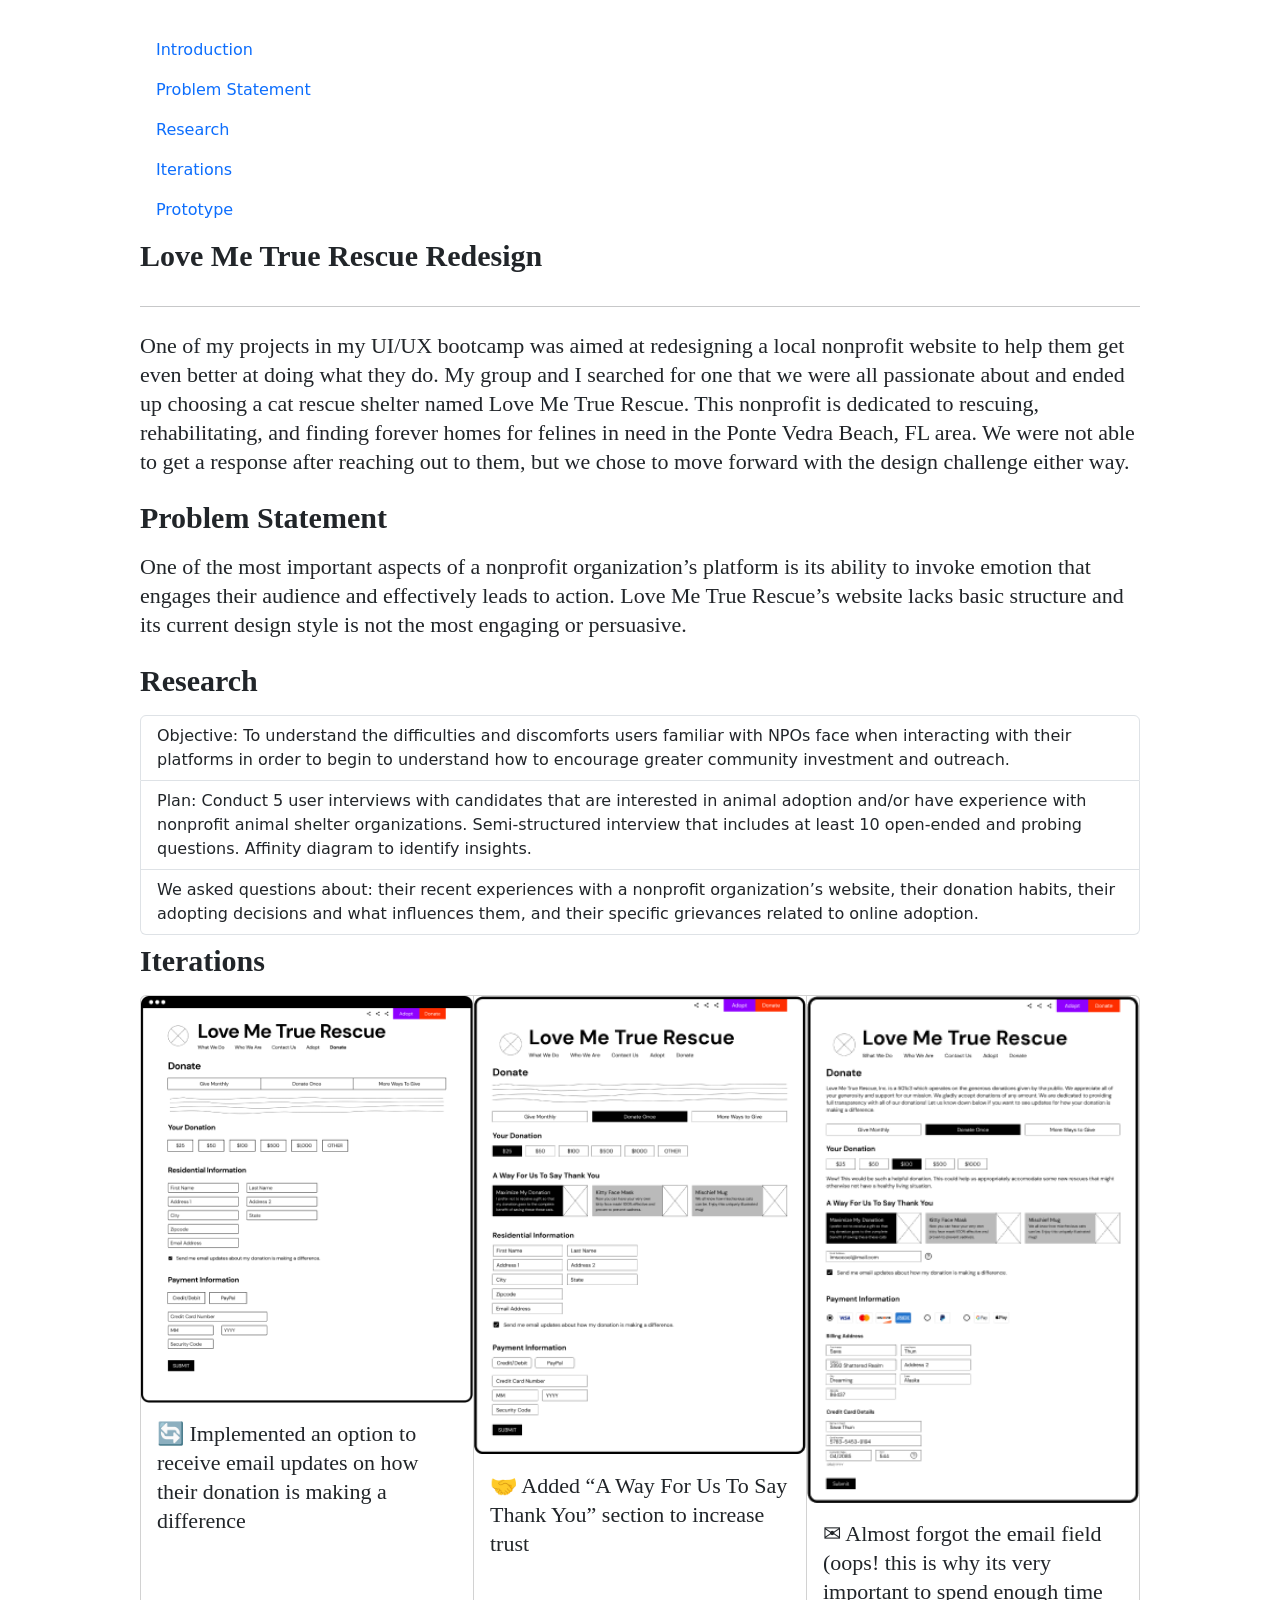
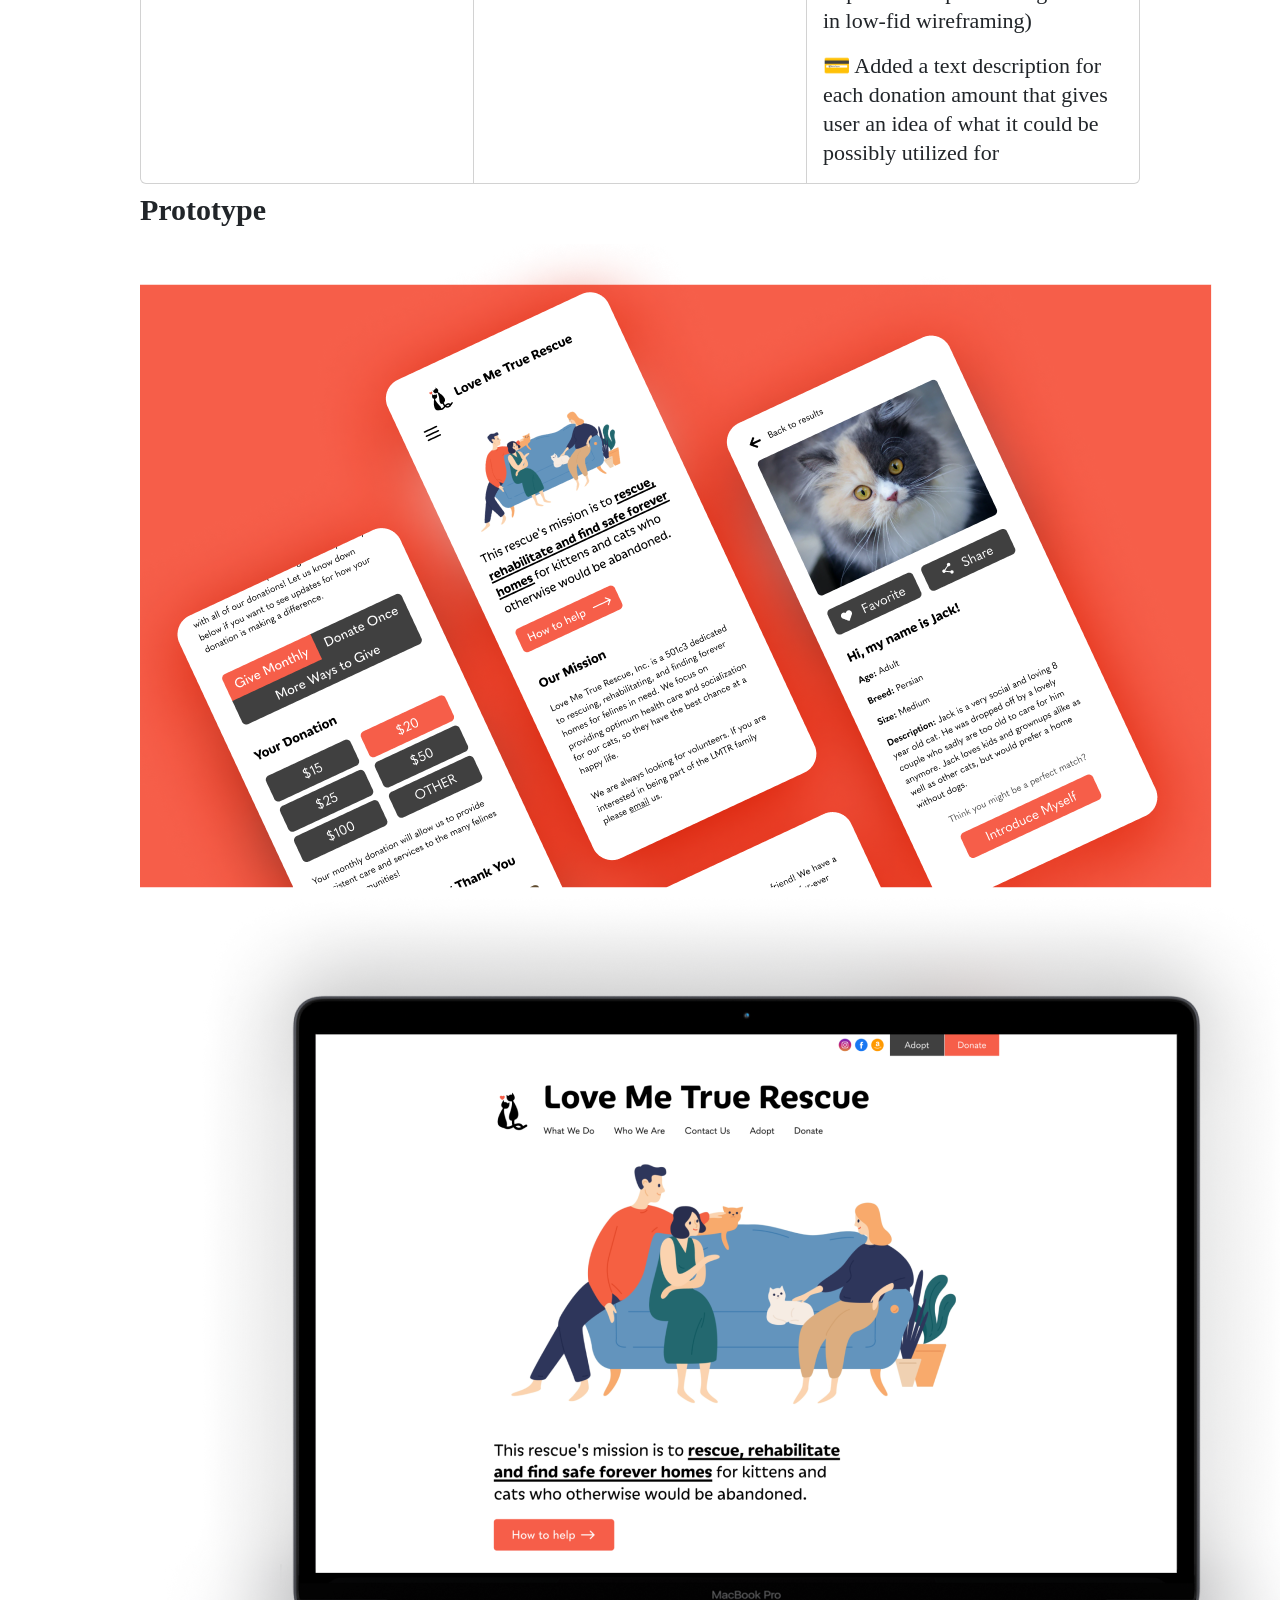
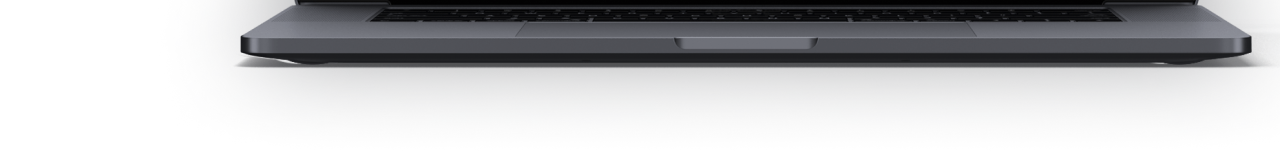
<file: index.html>
<!doctype html>
<html lang="en">
  <head>
    <!-- Required meta tags -->
    <meta charset="utf-8">
    <meta name="viewport" content="width=device-width, initial-scale=1">

    <!-- Bootstrap CSS -->
    <link href="https://cdn.jsdelivr.net/npm/bootstrap@5.1.3/dist/css/bootstrap.min.css" rel="stylesheet" integrity="sha384-1BmE4kWBq78iYhFldvKuhfTAU6auU8tT94WrHftjDbrCEXSU1oBoqyl2QvZ6jIW3" crossorigin="anonymous">
    <link rel="stylesheet" href="./css/styles.css">

    <title>Case Study Week 20 HW</title>
  </head>


  <body>
    <!-- bootstrap nav -->
    <ul class="nav flex-column">
      <li class="nav-item">
        <a class="nav-link active" href="#">Introduction</a>
      </li>
      <li class="nav-item">
        <a class="nav-link" href="#">Problem Statement</a>
      </li>
      <li class="nav-item">
        <a class="nav-link" href="#">Research</a>
      </li>
      <li class="nav-item">
        <a class="nav-link" href="#">Iterations</a>
      </li>
      <li class="nav-item">
        <a class="nav-link" href="#">Prototype</a>
      </li>
    </ul>

    <!-- bootstrap jumbotron -->
    <div class="jumbotron">
      <h1 class="display-4">Love Me True Rescue Redesign</h1>
      <hr class="my-4">
      <p>One of my projects in my UI/UX bootcamp was aimed at redesigning a local nonprofit website to help them get even better at doing what they do. My group and I searched for one that we were all passionate about and ended up choosing a cat rescue shelter named Love Me True Rescue. This nonprofit is dedicated to rescuing, rehabilitating, and finding forever homes for felines in need in the Ponte Vedra Beach, FL area. We were not able to get a response after reaching out to them, but we chose to move forward with the design challenge either way.</p>
    </div>

    <div class="ps">
      <h1>Problem Statement</h1>
      <p>One of the most important aspects of a nonprofit organization’s platform is its ability to invoke emotion that engages their audience and effectively leads to action. Love Me True Rescue’s website lacks basic structure and its current design style is not the most engaging or persuasive. </p>
    </div>
    
    <h1>Research</h1>

    <!-- bootstrap list group -->
    <ul class="list-group">
      <li class="list-group-item">Objective: To understand the difficulties and discomforts users familiar with NPOs face when interacting with their platforms in order to begin to understand how to encourage greater community investment and outreach.</li>
      <li class="list-group-item">Plan: Conduct 5 user interviews with candidates that are interested in animal adoption and/or have experience with nonprofit animal shelter organizations. Semi-structured interview that includes at least 10 open-ended and probing questions. Affinity diagram to identify insights.</li>
      <li class="list-group-item">We asked questions about:
        their recent experiences with a nonprofit organization’s website, 
        their donation habits,
        their adopting decisions and what influences them,
        and their specific grievances related to online adoption.</li>
    </ul>

    <h1>Iterations</h1>

    <!-- bootstrap card group -->
    <div class="card-group">
      <div class="card">
        <img src="./images/card1.png" class="card-img-top" alt="...">
        <div class="card-body">
          <p class="card-text">🔄 Implemented an option to receive email updates on how their donation is making a difference</p>
        </div>
      </div>
      <div class="card">
        <img src="./images/card2.png" class="card-img-top" alt="...">
        <div class="card-body">
          <p class="card-text">🤝 Added “A Way For Us To Say Thank You” section to increase trust</p>
        </div>
      </div>
      <div class="card">
        <img src="./images/card3.png" class="card-img-top" alt="...">
        <div class="card-body">
          <p class="card-text">✉ Almost forgot the email field (oops! this is why its very important to spend enough time in low-fid wireframing)</p>
          <p class="card-text">💳 Added a text description for each donation amount that gives user an idea of what it could be possibly utilized for</p>
        </div>
      </div>
    </div>

    <h1>Prototype</h1>
      <img src="./images/proto1.png">
      <img src="./images/proto2.png"



    <!-- Option 1: Bootstrap Bundle with Popper -->
    <script src="https://cdn.jsdelivr.net/npm/bootstrap@5.1.3/dist/js/bootstrap.bundle.min.js" integrity="sha384-ka7Sk0Gln4gmtz2MlQnikT1wXgYsOg+OMhuP+IlRH9sENBO0LRn5q+8nbTov4+1p" crossorigin="anonymous"></script>

    <!-- Option 2: Separate Popper and Bootstrap JS -->
    <!--
    <script src="https://cdn.jsdelivr.net/npm/@popperjs/core@2.10.2/dist/umd/popper.min.js" integrity="sha384-7+zCNj/IqJ95wo16oMtfsKbZ9ccEh31eOz1HGyDuCQ6wgnyJNSYdrPa03rtR1zdB" crossorigin="anonymous"></script>
    <script src="https://cdn.jsdelivr.net/npm/bootstrap@5.1.3/dist/js/bootstrap.min.js" integrity="sha384-QJHtvGhmr9XOIpI6YVutG+2QOK9T+ZnN4kzFN1RtK3zEFEIsxhlmWl5/YESvpZ13" crossorigin="anonymous"></script>
    -->
  </body>
</html>
</file>
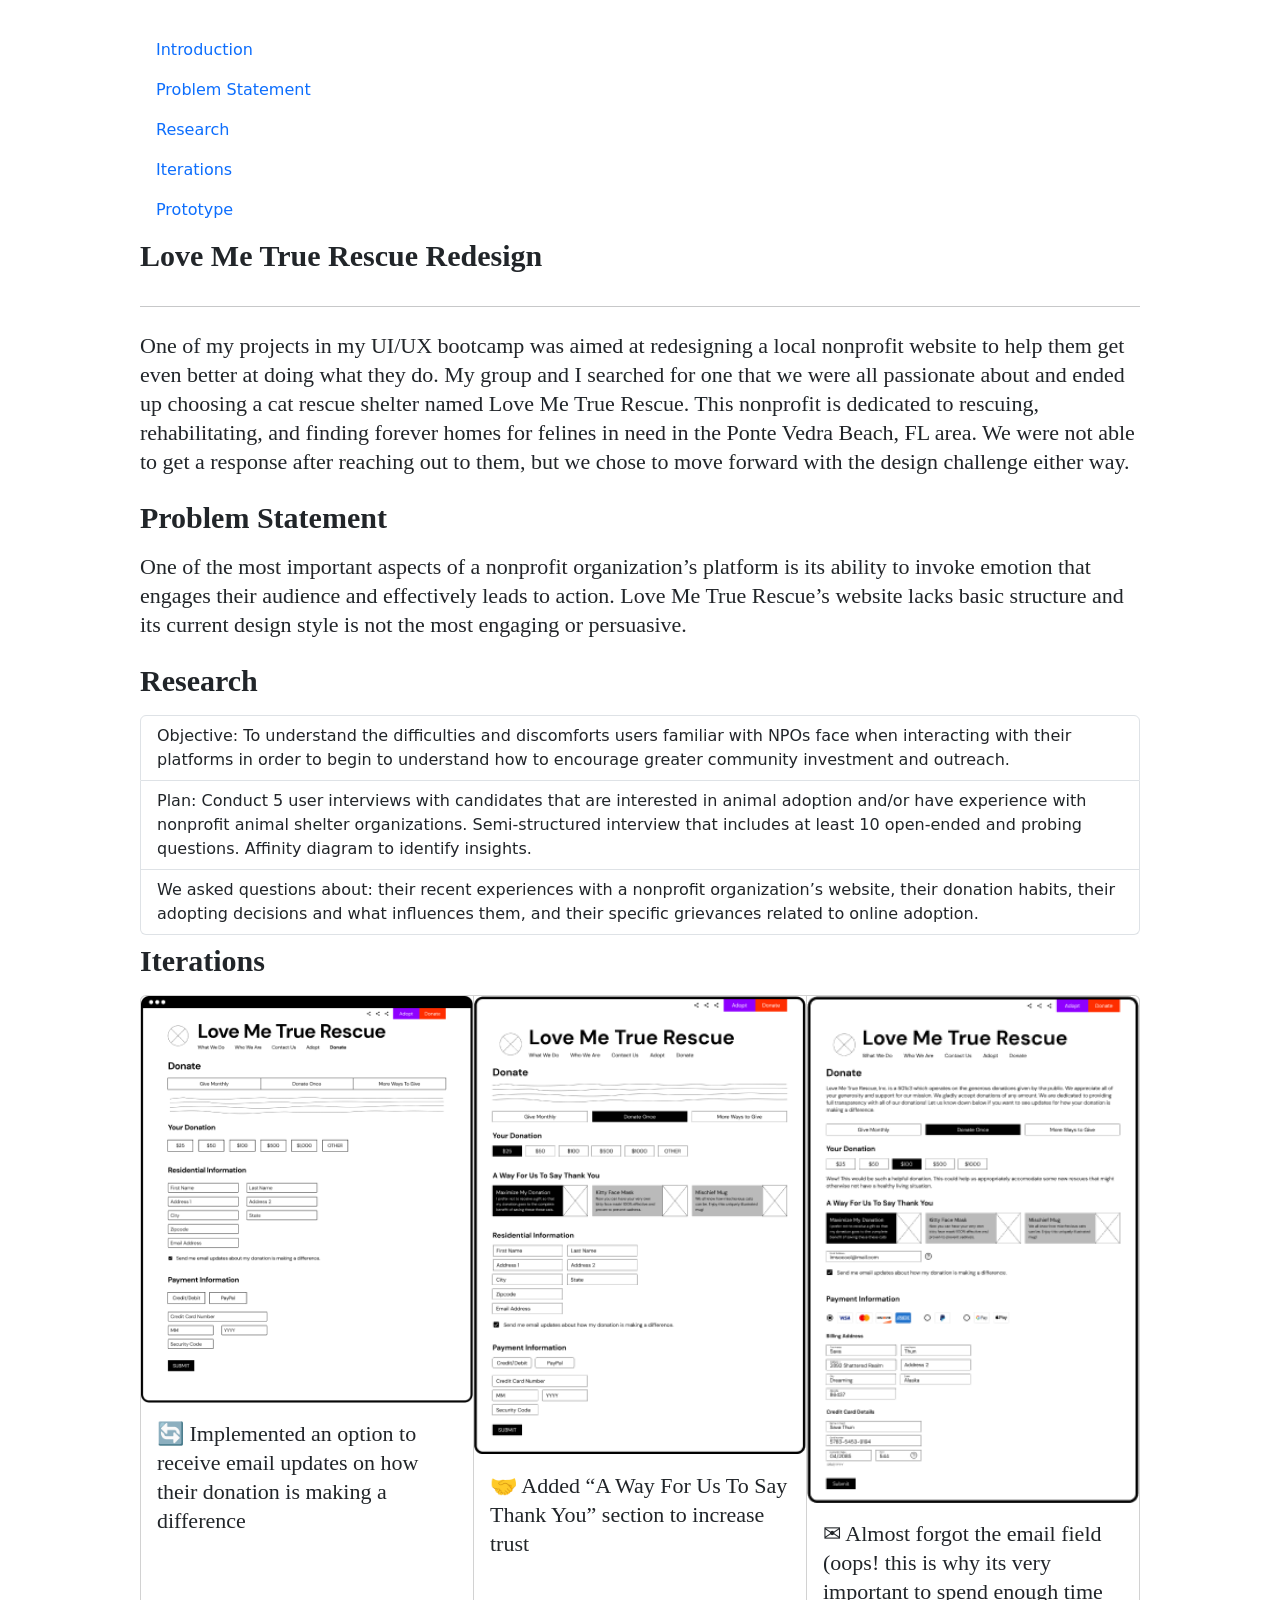
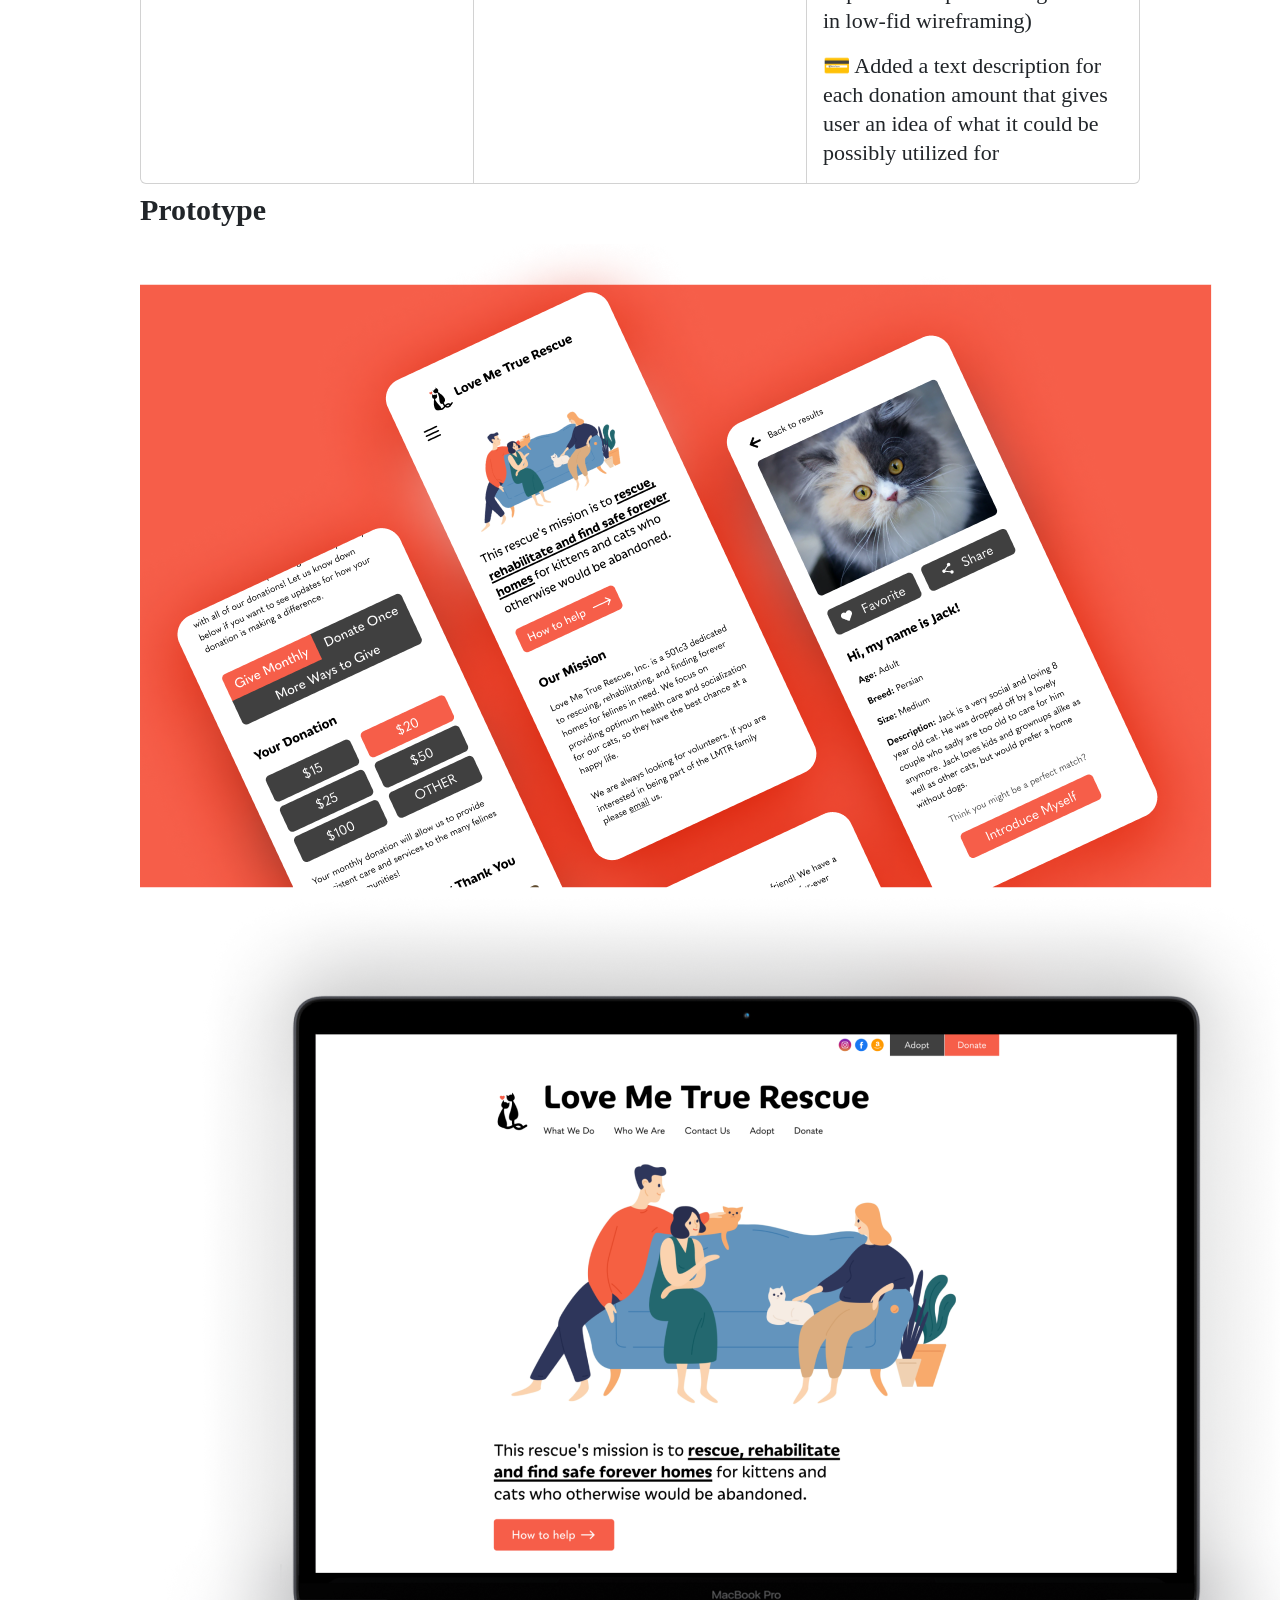
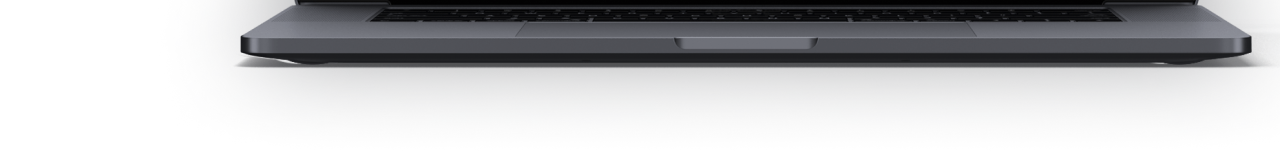
<file: indexstudy.html>
<!doctype html>
<html lang="en">
  <head>
    <!-- Required meta tags -->
    <meta charset="utf-8">
    <meta name="viewport" content="width=device-width, initial-scale=1">

    <!-- Bootstrap CSS -->
    <link href="https://cdn.jsdelivr.net/npm/bootstrap@5.1.3/dist/css/bootstrap.min.css" rel="stylesheet" integrity="sha384-1BmE4kWBq78iYhFldvKuhfTAU6auU8tT94WrHftjDbrCEXSU1oBoqyl2QvZ6jIW3" crossorigin="anonymous">
    <link href="/css/styles.css" rel="stylesheet">

    <title>Case Study Week 20 HW</title>
  </head>


  <body>
    <!-- bootstrap nav -->
    <ul class="nav flex-column">
      <li class="nav-item">
        <a class="nav-link active" href="#">Introduction</a>
      </li>
      <li class="nav-item">
        <a class="nav-link" href="#">Problem Statement</a>
      </li>
      <li class="nav-item">
        <a class="nav-link" href="#">Research</a>
      </li>
      <li class="nav-item">
        <a class="nav-link" href="#">Iterations</a>
      </li>
      <li class="nav-item">
        <a class="nav-link" href="#">Prototype</a>
      </li>
    </ul>

    <!-- bootstrap jumbotron -->
    <div class="jumbotron">
      <h1 class="display-4">Love Me True Rescue Redesign</h1>
      <hr class="my-4">
      <p>One of my projects in my UI/UX bootcamp was aimed at redesigning a local nonprofit website to help them get even better at doing what they do. My group and I searched for one that we were all passionate about and ended up choosing a cat rescue shelter named Love Me True Rescue. This nonprofit is dedicated to rescuing, rehabilitating, and finding forever homes for felines in need in the Ponte Vedra Beach, FL area. We were not able to get a response after reaching out to them, but we chose to move forward with the design challenge either way.</p>
    </div>

    <div class="ps">
      <h1>Problem Statement</h1>
      <p>One of the most important aspects of a nonprofit organization’s platform is its ability to invoke emotion that engages their audience and effectively leads to action. Love Me True Rescue’s website lacks basic structure and its current design style is not the most engaging or persuasive. </p>
    </div>
    
    <h1>Research</h1>

    <!-- bootstrap list group -->
    <ul class="list-group">
      <li class="list-group-item">Objective: To understand the difficulties and discomforts users familiar with NPOs face when interacting with their platforms in order to begin to understand how to encourage greater community investment and outreach.</li>
      <li class="list-group-item">Plan: Conduct 5 user interviews with candidates that are interested in animal adoption and/or have experience with nonprofit animal shelter organizations. Semi-structured interview that includes at least 10 open-ended and probing questions. Affinity diagram to identify insights.</li>
      <li class="list-group-item">We asked questions about:
        their recent experiences with a nonprofit organization’s website, 
        their donation habits,
        their adopting decisions and what influences them,
        and their specific grievances related to online adoption.</li>
    </ul>

    <h1>Iterations</h1>

    <!-- bootstrap card group -->
    <div class="card-group">
      <div class="card">
        <img src="./images/card1.png" class="card-img-top" alt="...">
        <div class="card-body">
          <p class="card-text">🔄 Implemented an option to receive email updates on how their donation is making a difference</p>
        </div>
      </div>
      <div class="card">
        <img src="./images/card2.png" class="card-img-top" alt="...">
        <div class="card-body">
          <p class="card-text">🤝 Added “A Way For Us To Say Thank You” section to increase trust</p>
        </div>
      </div>
      <div class="card">
        <img src="./images/card3.png" class="card-img-top" alt="...">
        <div class="card-body">
          <p class="card-text">✉ Almost forgot the email field (oops! this is why its very important to spend enough time in low-fid wireframing)</p>
          <p class="card-text">💳 Added a text description for each donation amount that gives user an idea of what it could be possibly utilized for</p>
        </div>
      </div>
    </div>

    <h1>Prototype</h1>
      <img src="./images/proto1.png">
      <img src="./images/proto2.png"



    <!-- Option 1: Bootstrap Bundle with Popper -->
    <script src="https://cdn.jsdelivr.net/npm/bootstrap@5.1.3/dist/js/bootstrap.bundle.min.js" integrity="sha384-ka7Sk0Gln4gmtz2MlQnikT1wXgYsOg+OMhuP+IlRH9sENBO0LRn5q+8nbTov4+1p" crossorigin="anonymous"></script>

    <!-- Option 2: Separate Popper and Bootstrap JS -->
    <!--
    <script src="https://cdn.jsdelivr.net/npm/@popperjs/core@2.10.2/dist/umd/popper.min.js" integrity="sha384-7+zCNj/IqJ95wo16oMtfsKbZ9ccEh31eOz1HGyDuCQ6wgnyJNSYdrPa03rtR1zdB" crossorigin="anonymous"></script>
    <script src="https://cdn.jsdelivr.net/npm/bootstrap@5.1.3/dist/js/bootstrap.min.js" integrity="sha384-QJHtvGhmr9XOIpI6YVutG+2QOK9T+ZnN4kzFN1RtK3zEFEIsxhlmWl5/YESvpZ13" crossorigin="anonymous"></script>
    -->
  </body>
</html>
</file>
<file: css/styles.css>
p {
    font-family: IBM Plex Sans;
    font-style: normal;
    font-weight: normal;
    font-size: 22px;
    line-height: 29px;
}

h1 {
    font-family: IBM Plex Sans !important;
    font-style: normal !important;
    font-weight: bold !important;
    font-size: 30px !important;
    line-height: 52px !important;
}

body {
    width: 1000px;
    margin-left: auto;
    margin-right: auto;
    padding-top: 30px;
}
</file>
